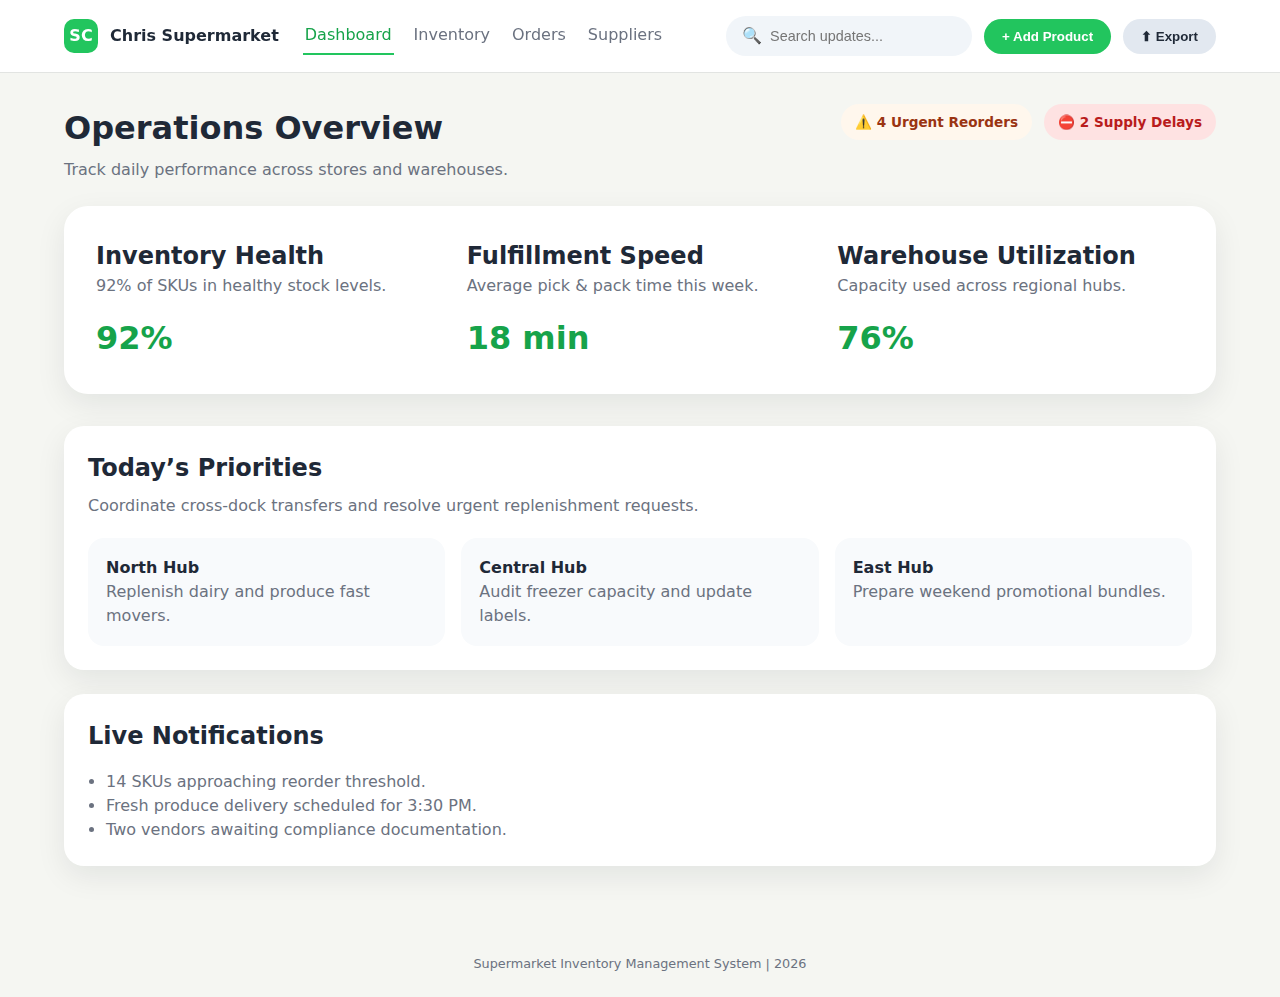
<file: index.html>
<!DOCTYPE html>
<html lang="en">
<head>
  <meta charset="UTF-8" />
  <meta name="viewport" content="width=device-width, initial-scale=1.0" />
  <title>Dashboard - Supermarket</title>
  <link rel="stylesheet" href="css/style.css" />
</head>
<body>
  <div class="page">
    <header class="topbar">
      <div class="topbar-inner">
        <div class="brand">
          <div class="brand-icon">SC</div>
          <span>Chris Supermarket</span>
        </div>
        <nav class="nav-links">
          <a href="index.html" class="active">Dashboard</a>
          <a href="inventory.html">Inventory</a>
          <a href="form.html">Orders</a>
          <a href="contact.html">Suppliers</a>
        </nav>
        <div class="search-actions">
          <label class="search">
            <span>🔍</span>
            <input type="text" placeholder="Search updates..." />
          </label>
          <button class="button">+ Add Product</button>
          <button class="button secondary">⬆ Export</button>
        </div>
      </div>
    </header>

    <main class="main">
      <section class="section-header">
        <div class="section-title">
          <h1>Operations Overview</h1>
          <p>Track daily performance across stores and warehouses.</p>
        </div>
        <div class="badges">
          <div class="badge">⚠️ 4 Urgent Reorders</div>
          <div class="badge danger">⛔ 2 Supply Delays</div>
        </div>
      </section>

      <section class="hero">
        <div>
          <h2>Inventory Health</h2>
          <p class="muted">92% of SKUs in healthy stock levels.</p>
          <div style="margin-top: 16px; font-size: 2rem; font-weight: 700; color: var(--accent-dark);">92%</div>
        </div>
        <div>
          <h2>Fulfillment Speed</h2>
          <p class="muted">Average pick &amp; pack time this week.</p>
          <div style="margin-top: 16px; font-size: 2rem; font-weight: 700; color: var(--accent-dark);">18 min</div>
        </div>
        <div>
          <h2>Warehouse Utilization</h2>
          <p class="muted">Capacity used across regional hubs.</p>
          <div style="margin-top: 16px; font-size: 2rem; font-weight: 700; color: var(--accent-dark);">76%</div>
        </div>
      </section>

      <section class="card" style="margin-bottom: 24px;">
        <h2>Today’s Priorities</h2>
        <p style="color: var(--muted); margin-top: 8px;">Coordinate cross-dock transfers and resolve urgent replenishment requests.</p>
        <div class="form-grid" style="margin-top: 20px;">
          <div class="contact-card">
            <strong>North Hub</strong>
            <p style="color: var(--muted);">Replenish dairy and produce fast movers.</p>
          </div>
          <div class="contact-card">
            <strong>Central Hub</strong>
            <p style="color: var(--muted);">Audit freezer capacity and update labels.</p>
          </div>
          <div class="contact-card">
            <strong>East Hub</strong>
            <p style="color: var(--muted);">Prepare weekend promotional bundles.</p>
          </div>
        </div>
      </section>

      <section class="card">
        <h2>Live Notifications</h2>
        <ul style="margin-top: 16px; padding-left: 18px; color: var(--muted);">
          <li>14 SKUs approaching reorder threshold.</li>
          <li>Fresh produce delivery scheduled for 3:30 PM.</li>
          <li>Two vendors awaiting compliance documentation.</li>
        </ul>
      </section>
    </main>

    <footer class="footer">
      Supermarket Inventory Management System | 2026
    </footer>
  </div>
</body>
</html>
</file>
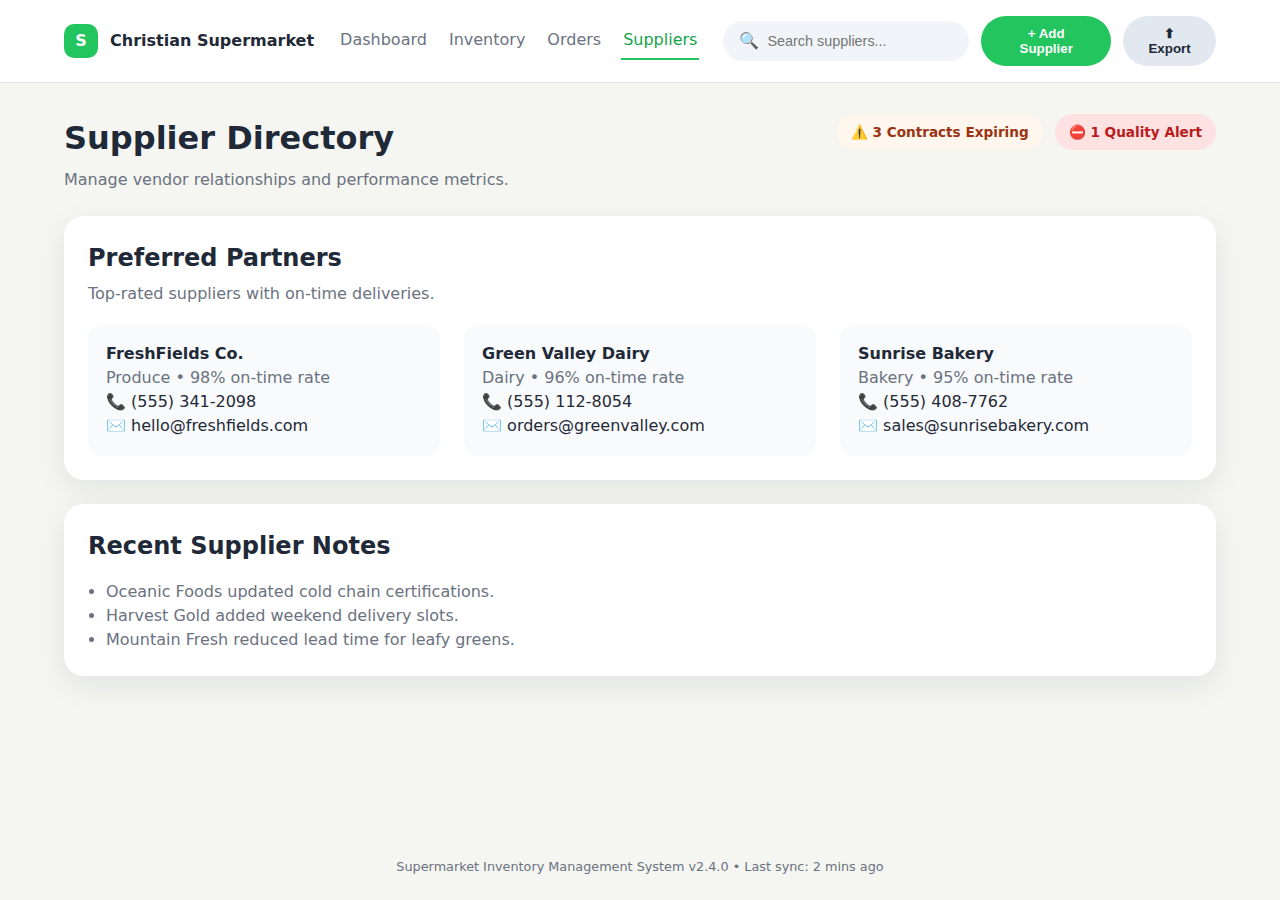
<file: contact.html>
<!DOCTYPE html>
<html lang="en">
<head>
  <meta charset="UTF-8" />
  <meta name="viewport" content="width=device-width, initial-scale=1.0" />
  <title>Suppliers - Supermarket OS</title>
  <link rel="stylesheet" href="css/style.css" />
</head>
<body>
  <div class="page">
    <header class="topbar">
      <div class="topbar-inner">
        <div class="brand">
          <div class="brand-icon">S</div>
          <span>Christian Supermarket</span>
        </div>
        <nav class="nav-links">
          <a href="index.html">Dashboard</a>
          <a href="inventory.html">Inventory</a>
          <a href="form.html">Orders</a>
          <a href="contact.html" class="active">Suppliers</a>
        </nav>
        <div class="search-actions">
          <label class="search">
            <span>🔍</span>
            <input type="text" placeholder="Search suppliers..." />
          </label>
          <button class="button">+ Add Supplier</button>
          <button class="button secondary">⬆ Export</button>
        </div>
      </div>
    </header>

    <main class="main">
      <section class="section-header">
        <div class="section-title">
          <h1>Supplier Directory</h1>
          <p>Manage vendor relationships and performance metrics.</p>
        </div>
        <div class="badges">
          <div class="badge">⚠️ 3 Contracts Expiring</div>
          <div class="badge danger">⛔ 1 Quality Alert</div>
        </div>
      </section>

      <section class="card">
        <h2>Preferred Partners</h2>
        <p style="color: var(--muted); margin-top: 6px;">Top-rated suppliers with on-time deliveries.</p>
        <div class="contact-grid" style="margin-top: 18px;">
          <div class="contact-card">
            <strong>FreshFields Co.</strong>
            <p style="color: var(--muted);">Produce • 98% on-time rate</p>
            <p>📞 (555) 341-2098</p>
            <p>✉️ hello@freshfields.com</p>
          </div>
          <div class="contact-card">
            <strong>Green Valley Dairy</strong>
            <p style="color: var(--muted);">Dairy • 96% on-time rate</p>
            <p>📞 (555) 112-8054</p>
            <p>✉️ orders@greenvalley.com</p>
          </div>
          <div class="contact-card">
            <strong>Sunrise Bakery</strong>
            <p style="color: var(--muted);">Bakery • 95% on-time rate</p>
            <p>📞 (555) 408-7762</p>
            <p>✉️ sales@sunrisebakery.com</p>
          </div>
        </div>
      </section>

      <section class="card" style="margin-top: 24px;">
        <h2>Recent Supplier Notes</h2>
        <ul style="margin-top: 16px; padding-left: 18px; color: var(--muted);">
          <li>Oceanic Foods updated cold chain certifications.</li>
          <li>Harvest Gold added weekend delivery slots.</li>
          <li>Mountain Fresh reduced lead time for leafy greens.</li>
        </ul>
      </section>
    </main>

    <footer class="footer">
      Supermarket Inventory Management System v2.4.0 • Last sync: 2 mins ago
    </footer>
  </div>
</body>
</html>
</file>
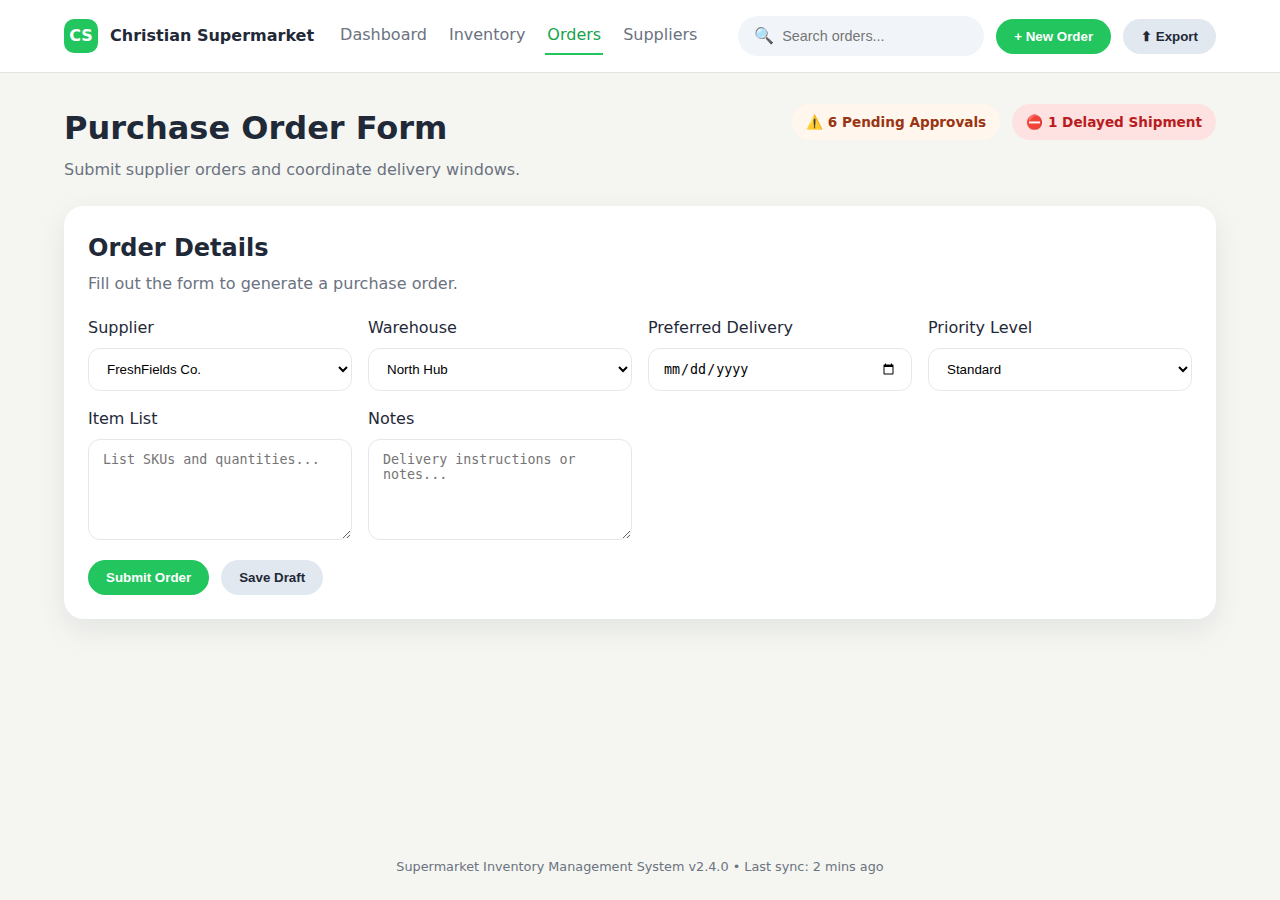
<file: form.html>
<!DOCTYPE html>
<html lang="en">
<head>
  <meta charset="UTF-8" />
  <meta name="viewport" content="width=device-width, initial-scale=1.0" />
  <title>Orders - Supermarket OS</title>
  <link rel="stylesheet" href="css/style.css" />
</head>
<body>
  <div class="page">
    <header class="topbar">
      <div class="topbar-inner">
        <div class="brand">
          <div class="brand-icon">CS</div>
          <span>Christian Supermarket</span>
        </div>
        <nav class="nav-links">
          <a href="index.html">Dashboard</a>
          <a href="inventory.html">Inventory</a>
          <a href="form.html" class="active">Orders</a>
          <a href="contact.html">Suppliers</a>
        </nav>
        <div class="search-actions">
          <label class="search">
            <span>🔍</span>
            <input type="text" placeholder="Search orders..." />
          </label>
          <button class="button">+ New Order</button>
          <button class="button secondary">⬆ Export</button>
        </div>
      </div>
    </header>

    <main class="main">
      <section class="section-header">
        <div class="section-title">
          <h1>Purchase Order Form</h1>
          <p>Submit supplier orders and coordinate delivery windows.</p>
        </div>
        <div class="badges">
          <div class="badge">⚠️ 6 Pending Approvals</div>
          <div class="badge danger">⛔ 1 Delayed Shipment</div>
        </div>
      </section>

      <section class="card">
        <h2>Order Details</h2>
        <p style="color: var(--muted); margin-top: 6px;">Fill out the form to generate a purchase order.</p>
        <form class="form-grid" style="margin-top: 20px;">
          <div class="form-field">
            <label for="supplier">Supplier</label>
            <select id="supplier" name="supplier">
              <option>FreshFields Co.</option>
              <option>Green Valley Dairy</option>
              <option>Sunrise Bakery</option>
              <option>Oceanic Foods</option>
            </select>
          </div>
          <div class="form-field">
            <label for="warehouse">Warehouse</label>
            <select id="warehouse" name="warehouse">
              <option>North Hub</option>
              <option>Central Hub</option>
              <option>East Hub</option>
              <option>South Hub</option>
            </select>
          </div>
          <div class="form-field">
            <label for="delivery">Preferred Delivery</label>
            <input id="delivery" type="date" name="delivery" />
          </div>
          <div class="form-field">
            <label for="priority">Priority Level</label>
            <select id="priority" name="priority">
              <option>Standard</option>
              <option>Priority</option>
              <option>Urgent</option>
            </select>
          </div>
          <div class="form-field">
            <label for="items">Item List</label>
            <textarea id="items" name="items" rows="5" placeholder="List SKUs and quantities..."></textarea>
          </div>
          <div class="form-field">
            <label for="notes">Notes</label>
            <textarea id="notes" name="notes" rows="5" placeholder="Delivery instructions or notes..."></textarea>
          </div>
        </form>
        <div style="margin-top: 20px; display: flex; gap: 12px;">
          <button class="button">Submit Order</button>
          <button class="button secondary">Save Draft</button>
        </div>
      </section>
    </main>

    <footer class="footer">
      Supermarket Inventory Management System v2.4.0 • Last sync: 2 mins ago
    </footer>
  </div>
</body>
</html>
</file>
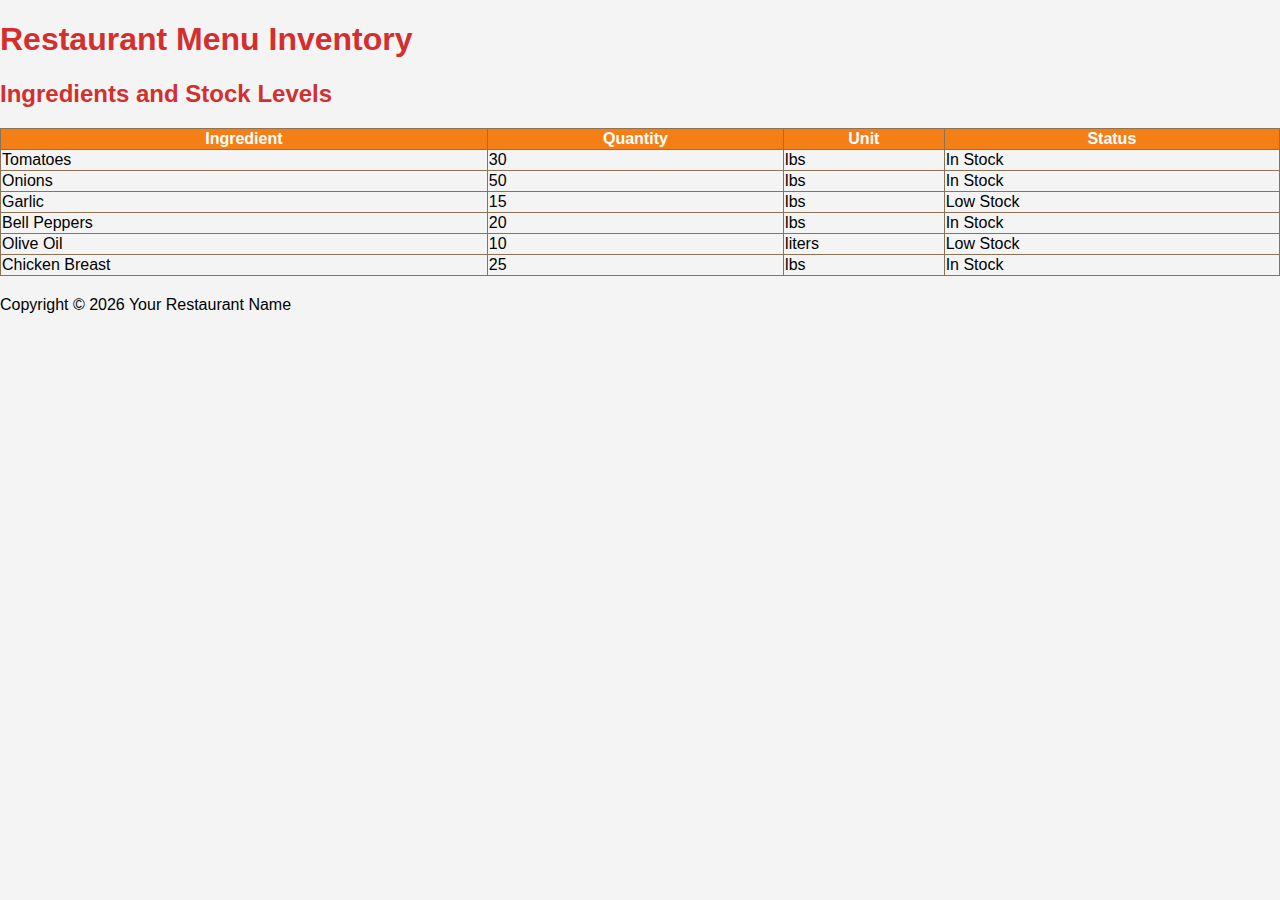
<file: inventory.html>
<!DOCTYPE html>
<html lang="en">
<head>
    <meta charset="UTF-8">
    <meta name="viewport" content="width=device-width, initial-scale=1.0">
    <title>Restaurant Menu Inventory Management</title>
    <link rel="stylesheet" href="styles.css">
</head>
<body>
    <header>
        <h1>Restaurant Menu Inventory</h1>
    </header>
    <main>
        <h2>Ingredients and Stock Levels</h2>
        <table>
            <thead>
                <tr>
                    <th>Ingredient</th>
                    <th>Quantity</th>
                    <th>Unit</th>
                    <th>Status</th>
                </tr>
            </thead>
            <tbody>
                <tr>
                    <td>Tomatoes</td>
                    <td>30</td>
                    <td>lbs</td>
                    <td>In Stock</td>
                </tr>
                <tr>
                    <td>Onions</td>
                    <td>50</td>
                    <td>lbs</td>
                    <td>In Stock</td>
                </tr>
                <tr>
                    <td>Garlic</td>
                    <td>15</td>
                    <td>lbs</td>
                    <td>Low Stock</td>
                </tr>
                <tr>
                    <td>Bell Peppers</td>
                    <td>20</td>
                    <td>lbs</td>
                    <td>In Stock</td>
                </tr>
                <tr>
                    <td>Olive Oil</td>
                    <td>10</td>
                    <td>liters</td>
                    <td>Low Stock</td>
                </tr>
                <tr>
                    <td>Chicken Breast</td>
                    <td>25</td>
                    <td>lbs</td>
                    <td>In Stock</td>
                </tr>
            </tbody>
        </table>
    </main>
    <footer>
        <p>Copyright © 2026 Your Restaurant Name</p>
    </footer>
</body>
</html>
</file>
<file: css/style.css>
:root {
  --bg: #f5f6f2;
  --card: #ffffff;
  --text: #1f2937;
  --muted: #6b7280;
  --border: #e5e7eb;
  --accent: #22c55e;
  --accent-dark: #16a34a;
  --warning: #f59e0b;
  --danger: #ef4444;
  --shadow: 0 10px 30px rgba(15, 23, 42, 0.08);
}

* {
  box-sizing: border-box;
  margin: 0;
  padding: 0;
}

body {
  font-family: "Inter", "Segoe UI", system-ui, sans-serif;
  background: var(--bg);
  color: var(--text);
  line-height: 1.5;
}

.muted {
  color: var(--muted);
}

a {
  color: inherit;
  text-decoration: none;
}

img {
  max-width: 100%;
  display: block;
}

.page {
  min-height: 100vh;
  display: flex;
  flex-direction: column;
}

.topbar {
  background: var(--card);
  box-shadow: 0 1px 0 rgba(15, 23, 42, 0.08);
  position: sticky;
  top: 0;
  z-index: 10;
}

.topbar-inner {
  max-width: 1200px;
  margin: 0 auto;
  padding: 16px 24px;
  display: flex;
  gap: 24px;
  align-items: center;
  justify-content: space-between;
}

.brand {
  display: flex;
  align-items: center;
  gap: 12px;
  font-weight: 700;
}

.brand-icon {
  width: 34px;
  height: 34px;
  background: var(--accent);
  border-radius: 10px;
  display: grid;
  place-items: center;
  color: white;
  font-weight: 800;
}

.nav-links {
  display: flex;
  gap: 18px;
  align-items: center;
  color: var(--muted);
  font-weight: 500;
}

.nav-links a {
  padding: 6px 2px;
  border-bottom: 2px solid transparent;
}

.nav-links a.active {
  color: var(--accent-dark);
  border-color: var(--accent);
}

.search-actions {
  display: flex;
  gap: 12px;
  align-items: center;
  flex: 1;
  justify-content: flex-end;
}

.search {
  background: #f1f5f9;
  border-radius: 999px;
  padding: 8px 16px;
  display: flex;
  align-items: center;
  gap: 8px;
  min-width: 220px;
}

.search input {
  border: none;
  background: transparent;
  outline: none;
  width: 100%;
  font-size: 0.9rem;
  color: var(--text);
}

.button {
  background: var(--accent);
  color: white;
  border: none;
  padding: 10px 18px;
  border-radius: 999px;
  font-weight: 600;
  cursor: pointer;
}

.button.secondary {
  background: #e2e8f0;
  color: var(--text);
}

.main {
  flex: 1;
  max-width: 1200px;
  margin: 0 auto;
  padding: 32px 24px 64px;
  width: 100%;
}

.section-header {
  display: flex;
  align-items: flex-start;
  justify-content: space-between;
  gap: 24px;
  margin-bottom: 24px;
}

.section-title h1 {
  font-size: 2rem;
  margin-bottom: 6px;
}

.section-title p {
  color: var(--muted);
}

.badges {
  display: flex;
  gap: 12px;
}

.badge {
  background: #fff7ed;
  color: #9a3412;
  border-radius: 999px;
  padding: 8px 14px;
  font-weight: 600;
  font-size: 0.85rem;
  display: flex;
  gap: 6px;
  align-items: center;
}

.badge.danger {
  background: #fee2e2;
  color: #b91c1c;
}

.filters {
  background: var(--card);
  border-radius: 16px;
  box-shadow: var(--shadow);
  padding: 16px;
  display: flex;
  flex-wrap: wrap;
  gap: 12px;
  align-items: center;
  margin-bottom: 24px;
}

.filter-pill {
  background: #f8fafc;
  border: 1px solid var(--border);
  padding: 10px 14px;
  border-radius: 12px;
  color: var(--muted);
  font-size: 0.85rem;
}

.inventory-table {
  background: var(--card);
  border-radius: 16px;
  box-shadow: var(--shadow);
  overflow: hidden;
}

.table-row,
.table-head {
  display: grid;
  grid-template-columns: 70px 1.8fr 1fr 0.8fr 0.8fr 0.8fr 1fr 80px;
  align-items: center;
  padding: 16px 20px;
  gap: 12px;
}

.table-head {
  color: var(--muted);
  font-size: 0.75rem;
  text-transform: uppercase;
  border-bottom: 1px solid var(--border);
  background: #f9fafb;
}

.table-row {
  border-bottom: 1px solid var(--border);
}

.table-row:last-child {
  border-bottom: none;
}

.product {
  display: flex;
  flex-direction: column;
  gap: 4px;
  font-weight: 600;
}

.product span {
  color: var(--muted);
  font-size: 0.8rem;
  font-weight: 500;
}

.product-image {
  width: 48px;
  height: 48px;
  border-radius: 12px;
  background: linear-gradient(135deg, #22c55e, #a7f3d0);
  display: grid;
  place-items: center;
  color: white;
  font-weight: 700;
}

.category {
  display: inline-flex;
  align-items: center;
  padding: 6px 10px;
  border-radius: 999px;
  background: #eff6ff;
  color: #2563eb;
  font-size: 0.75rem;
  font-weight: 600;
  width: fit-content;
}

.category.orange {
  background: #ffedd5;
  color: #c2410c;
}

.category.purple {
  background: #f3e8ff;
  color: #7e22ce;
}

.status {
  display: inline-flex;
  align-items: center;
  gap: 6px;
  padding: 6px 10px;
  border-radius: 999px;
  font-size: 0.75rem;
  font-weight: 600;
  background: #dcfce7;
  color: #15803d;
  width: fit-content;
}

.status.low {
  background: #fef9c3;
  color: #a16207;
}

.status.out {
  background: #fee2e2;
  color: #b91c1c;
}

.table-footer {
  display: flex;
  justify-content: space-between;
  align-items: center;
  padding: 16px 20px;
  color: var(--muted);
  font-size: 0.85rem;
  background: #f9fafb;
}

.pagination {
  display: flex;
  align-items: center;
  gap: 8px;
}

.page-dot {
  width: 32px;
  height: 32px;
  border-radius: 10px;
  display: grid;
  place-items: center;
  background: white;
  border: 1px solid var(--border);
  color: var(--muted);
}

.page-dot.active {
  background: var(--accent);
  border-color: var(--accent);
  color: white;
  font-weight: 600;
}

.footer {
  text-align: center;
  padding: 24px 12px;
  color: var(--muted);
  font-size: 0.8rem;
}

.hero {
  background: var(--card);
  border-radius: 24px;
  padding: 32px;
  box-shadow: var(--shadow);
  display: grid;
  grid-template-columns: repeat(auto-fit, minmax(240px, 1fr));
  gap: 24px;
  margin-bottom: 32px;
}

.card {
  background: var(--card);
  border-radius: 20px;
  padding: 24px;
  box-shadow: var(--shadow);
}

.form-grid {
  display: grid;
  gap: 16px;
  grid-template-columns: repeat(auto-fit, minmax(220px, 1fr));
}

.form-field {
  display: flex;
  flex-direction: column;
  gap: 8px;
}

.form-field input,
.form-field select,
.form-field textarea {
  padding: 12px 14px;
  border-radius: 12px;
  border: 1px solid var(--border);
  background: white;
}

.contact-grid {
  display: grid;
  gap: 24px;
  grid-template-columns: repeat(auto-fit, minmax(240px, 1fr));
}

.contact-card {
  background: #f8fafc;
  border-radius: 16px;
  padding: 18px;
}

@media (max-width: 1024px) {
  .topbar-inner {
    flex-wrap: wrap;
  }

  .search-actions {
    width: 100%;
    justify-content: space-between;
  }

  .table-head,
  .table-row {
    grid-template-columns: 60px 1.5fr 1fr 0.7fr 0.7fr 0.7fr 1fr 60px;
  }
}

@media (max-width: 768px) {
  .nav-links {
    flex-wrap: wrap;
    justify-content: center;
  }

  .search {
    min-width: unset;
    flex: 1;
  }

  .section-header {
    flex-direction: column;
    align-items: flex-start;
  }

  .table-head {
    display: none;
  }

  .table-row {
    grid-template-columns: 1fr;
    gap: 8px;
  }

  .table-row > * {
    display: flex;
    justify-content: space-between;
  }

  .table-row > *::before {
    content: attr(data-label);
    color: var(--muted);
    font-size: 0.75rem;
    text-transform: uppercase;
  }

  .table-row .product {
    align-items: flex-end;
  }

  .table-footer {
    flex-direction: column;
    gap: 12px;
  }
}

@media (max-width: 540px) {
  .topbar-inner {
    padding: 16px;
  }

  .main {
    padding: 24px 16px 48px;
  }

  .badges {
    flex-direction: column;
    width: 100%;
  }
}
</file>
<file: styles.css>
:root {
    --primary-color: #D32F2F; /* Red Wine */
    --secondary-color: #8B7355; /* Brown */
    --accent-color: #F57F17; /* Golden */
}

body {
    font-family: Arial, sans-serif;
    margin: 0;
    padding: 0;
    background-color: #f4f4f4;
}

h1, h2, h3, h4, h5, h6 {
    color: var(--primary-color);
}

nav {
    background-color: var(--secondary-color);
    padding: 1em;
}

nav a {
    color: #fff;
    margin: 0 15px;
    text-decoration: none;
}

table {
    width: 100%;
    border-collapse: collapse;
    margin: 20px 0;
}

table, th, td {
    border: 1px solid var(--secondary-color);
}

th {
    background-color: var(--accent-color);
    color: white;
}

form {
    margin: 20px 0;
}

input, select, textarea {
    width: 100%;
    padding: 10px;
    margin-top: 5px;
    border: 1px solid var(--secondary-color);
}

button {
    background-color: var(--primary-color);
    color: #fff;
    padding: 10px 15px;
    border: none;
    cursor: pointer;
}

.card {
    background-color: white;
    border: 1px solid var(--secondary-color);
    padding: 15px;
    margin: 10px 0;
}

.badge {
    background-color: var(--accent-color);
    color: white;
    padding: 5px 10px;
    border-radius: 5px;
}

/* Responsive Design */
@media (max-width: 600px) {
    nav {
        text-align: center;
    }

    table {
        font-size: 14px;
    }
}
</file>
